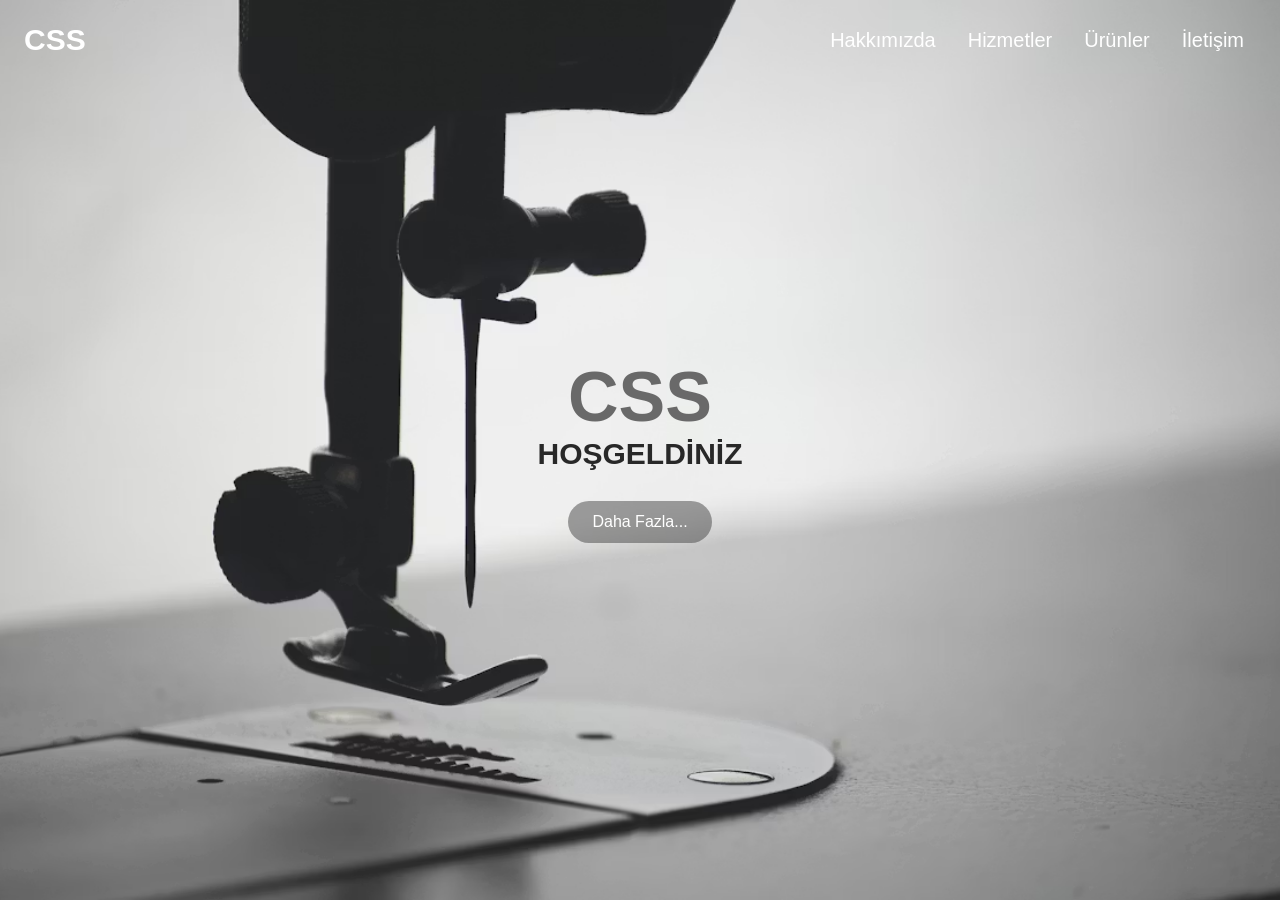
<file: index.html>
<!DOCTYPE html>
<html lang="en">
<head>
    <meta charset="UTF-8">
    <meta name="viewport" content="width=device-width, initial-scale=1.0">
    <title>CSSTerzi</title>
    <link rel="stylesheet" href="style.css">
</head>
<body>
    <div class="container">
        <div class="navbar">
            <div class="logo">
                <a href="index.html">CSS</a>
            </div>
            <ul>
                <li><a href="hakkimizda.html">Hakkımızda</a></li>
                <li><a href="hizmetler.html">Hizmetler</a></li>
                <li><a href="urunler.html">Ürünler</a></li>
                <li><a href="iletisim.html">İletişim</a></li>
            </ul>
        </div>
        <div class="center">
            <h1>CSS</h1>
            <h2>HOŞGELDİNİZ</h2>
            <div class="button">
                <a href="hakkimizda.html">Daha Fazla...</a>
            </div>
        </div>
    </div>
</body>
</html>
</file>
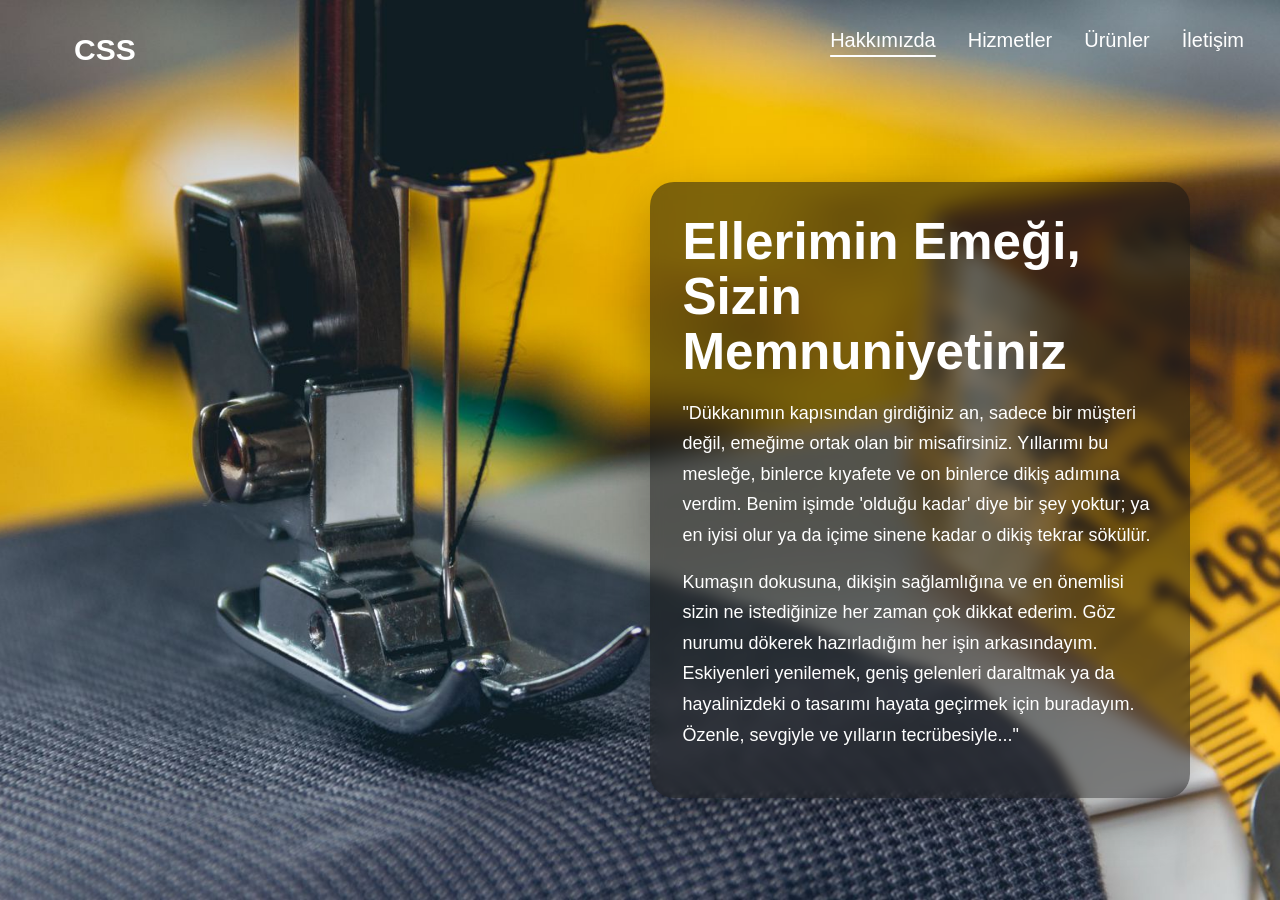
<file: hakkimizda.html>
<!DOCTYPE html>
<html lang="tr">
<head>
    <meta charset="UTF-8">
    <meta name="viewport" content="width=device-width, initial-scale=1.0">
    <title>Hakkımızda</title>
    <link rel="stylesheet" href="style.css">
</head>
<body class="no-scroll">
    <div class="container about-container">
        <div class="navbar">
            <div class="logo">
                <a href="index.html">CSS</a>
            </div>
            <ul>
                <li><a href="hakkimizda.html" class="active">Hakkımızda</a></li>
                <li><a href="hizmetler.html">Hizmetler</a></li>
                <li><a href="urunler.html">Ürünler</a></li>
                <li><a href="iletisim.html">İletişim</a></li>
            </ul>
        </div>

        <div class="about-content">
            <div class="about-card">
                <h1>Ellerimin Emeği, Sizin Memnuniyetiniz</h1>
                <p>
                    "Dükkanımın kapısından girdiğiniz an, sadece bir müşteri değil, emeğime ortak olan bir misafirsiniz.
                    Yıllarımı bu mesleğe, binlerce kıyafete ve on binlerce dikiş adımına verdim. Benim işimde 'olduğu kadar'
                    diye bir şey yoktur; ya en iyisi olur ya da içime sinene kadar o dikiş tekrar sökülür.
                </p>
                <p>
                    Kumaşın dokusuna, dikişin sağlamlığına ve en önemlisi sizin ne istediğinize her zaman çok dikkat ederim.
                    Göz nurumu dökerek hazırladığım her işin arkasındayım. Eskiyenleri yenilemek, geniş gelenleri daraltmak ya da
                    hayalinizdeki o tasarımı hayata geçirmek için buradayım. Özenle, sevgiyle ve yılların tecrübesiyle..."
                </p>
            </div>
        </div>
    </div>
</body>
</html>
</file>
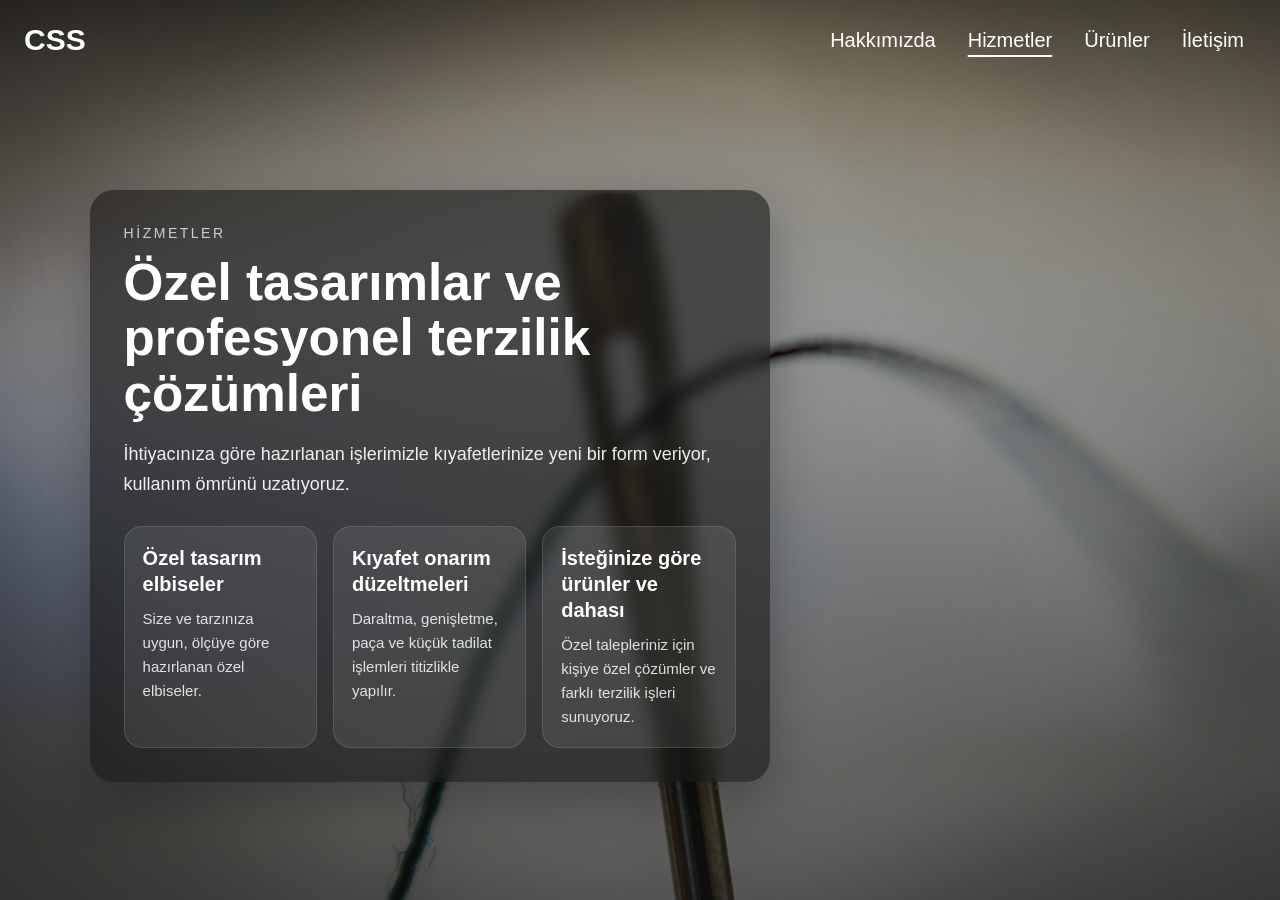
<file: hizmetler.html>
<!DOCTYPE html>
<html lang="tr">
<head>
    <meta charset="UTF-8">
    <meta name="viewport" content="width=device-width, initial-scale=1.0">
    <title>Hizmetler | CSSTerzi</title>
    <link rel="stylesheet" href="style.css">
</head>
<body>
    <div class="services-container">
        <div class="navbar">
            <div class="logo">
                <a href="index.html">CSS</a>
            </div>
            <ul>
                <li><a href="hakkimizda.html">Hakkımızda</a></li>
                <li><a href="hizmetler.html" class="active">Hizmetler</a></li>
                <li><a href="urunler.html">Ürünler</a></li>
                <li><a href="iletisim.html">İletişim</a></li>
            </ul>
        </div>

        <div class="services-content">
            <div class="services-card">
                <p class="section-label">Hizmetler</p>
                <h1>Özel tasarımlar ve profesyonel terzilik çözümleri</h1>
                <p class="services-intro">
                    İhtiyacınıza göre hazırlanan işlerimizle kıyafetlerinize yeni bir form veriyor, kullanım ömrünü uzatıyoruz.
                </p>

                <div class="services-list">
                    <div class="service-item">
                        <h2>Özel tasarım elbiseler</h2>
                        <p>Size ve tarzınıza uygun, ölçüye göre hazırlanan özel elbiseler.</p>
                    </div>
                    <div class="service-item">
                        <h2>Kıyafet onarım düzeltmeleri</h2>
                        <p>Daraltma, genişletme, paça ve küçük tadilat işlemleri titizlikle yapılır.</p>
                    </div>
                    <div class="service-item">
                        <h2>İsteğinize göre ürünler ve dahası</h2>
                        <p>Özel talepleriniz için kişiye özel çözümler ve farklı terzilik işleri sunuyoruz.</p>
                    </div>
                </div>
            </div>
        </div>
    </div>
</body>
</html>
</file>
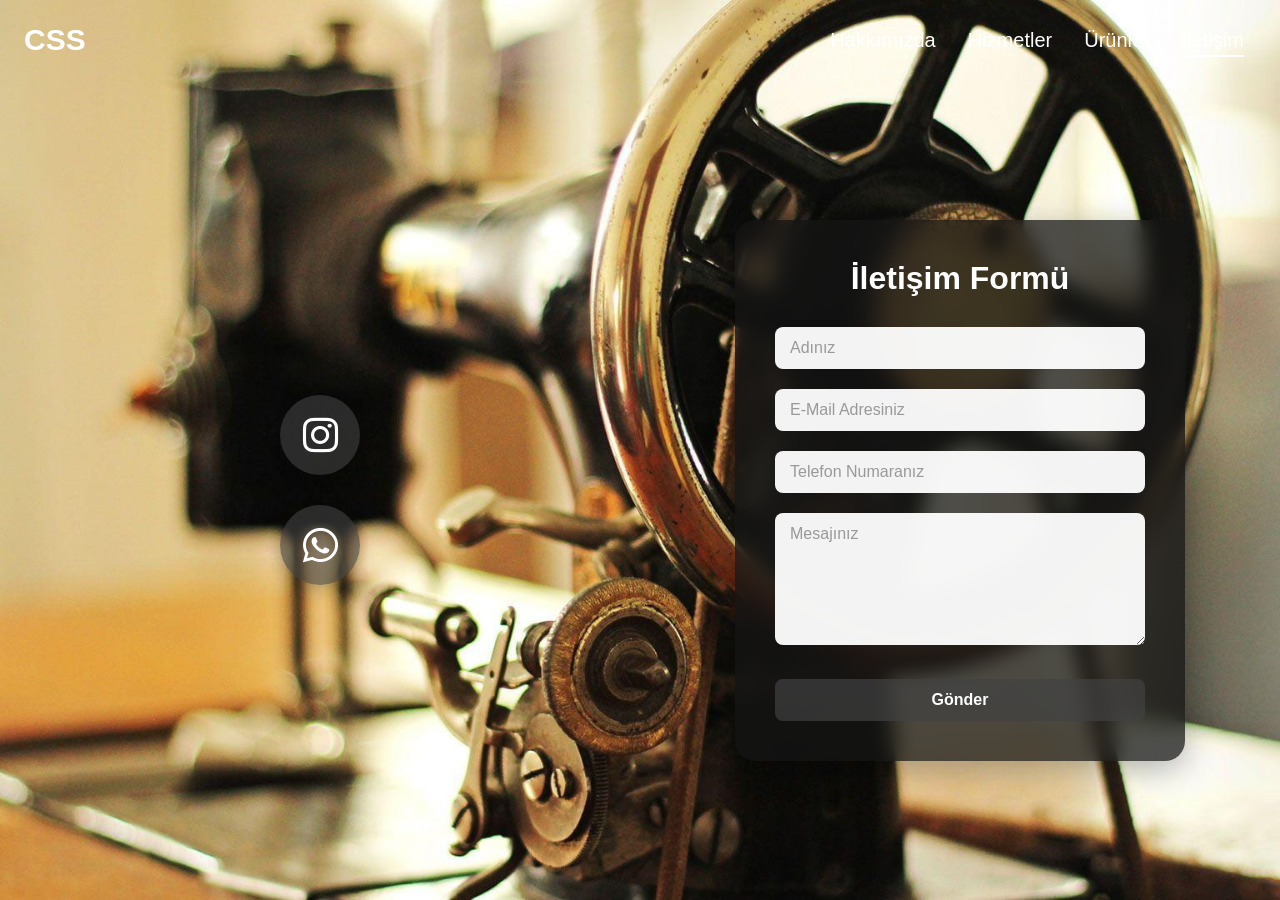
<file: iletisim.html>
<!DOCTYPE html>
<html lang="tr">
<head>
    <meta charset="UTF-8">
    <meta name="viewport" content="width=device-width, initial-scale=1.0">
    <title>İletişim</title>
    <link rel="stylesheet" href="style.css">
    <link rel="stylesheet" href="https://cdnjs.cloudflare.com/ajax/libs/font-awesome/6.4.0/css/all.min.css">
</head>
<body>
    <div class="container contact-container">
        <!-- Navbar -->
        <div class="navbar">
            <div class="logo">
                <a href="index.html">CSS</a>
            </div>
            <ul>
                <li><a href="hakkimizda.html">Hakkımızda</a></li>
                <li><a href="hizmetler.html">Hizmetler</a></li>
                <li><a href="urunler.html">Ürünler</a></li>
                <li><a href="iletisim.html" class="active">İletişim</a></li>
            </ul>
        </div>

        <!-- Contact Section -->
        <div class="contact-section">
            <!-- Left Side - Social Media Icons -->
            <div class="contact-left">
                <div class="social-icons">
                    <a href="https://www.instagram.com/samiyesari?igsh=cDVseWE0dHhiN3Bk" class="social-icon instagram" title="Instagram">
                        <i class="fab fa-instagram"></i>
                    </a>
                    <a href="https://wa.me/905314247363" class="social-icon whatsapp" title="WhatsApp">
                        <i class="fab fa-whatsapp"></i>
                    </a>
                </div>
            </div>

            <!-- Right Side - Contact Form -->
            <div class="contact-right">
                <div class="contact-form-container">
                    <h2>İletişim Formü</h2>
                    <form class="contact-form">
                        <div class="form-group">
                            <input type="text" placeholder="Adınız" required>
                        </div>
                        <div class="form-group">
                            <input type="email" placeholder="E-Mail Adresiniz" required>
                        </div>
                        <div class="form-group">
                            <input type="tel" placeholder="Telefon Numaranız" required>
                        </div>
                        <div class="form-group">
                            <textarea placeholder="Mesajınız" rows="6" required></textarea>
                        </div>
                        <button type="submit" class="submit-btn">Gönder</button>
                    </form>
                </div>
            </div>
        </div>
    </div>
</body>
</html>
</file>
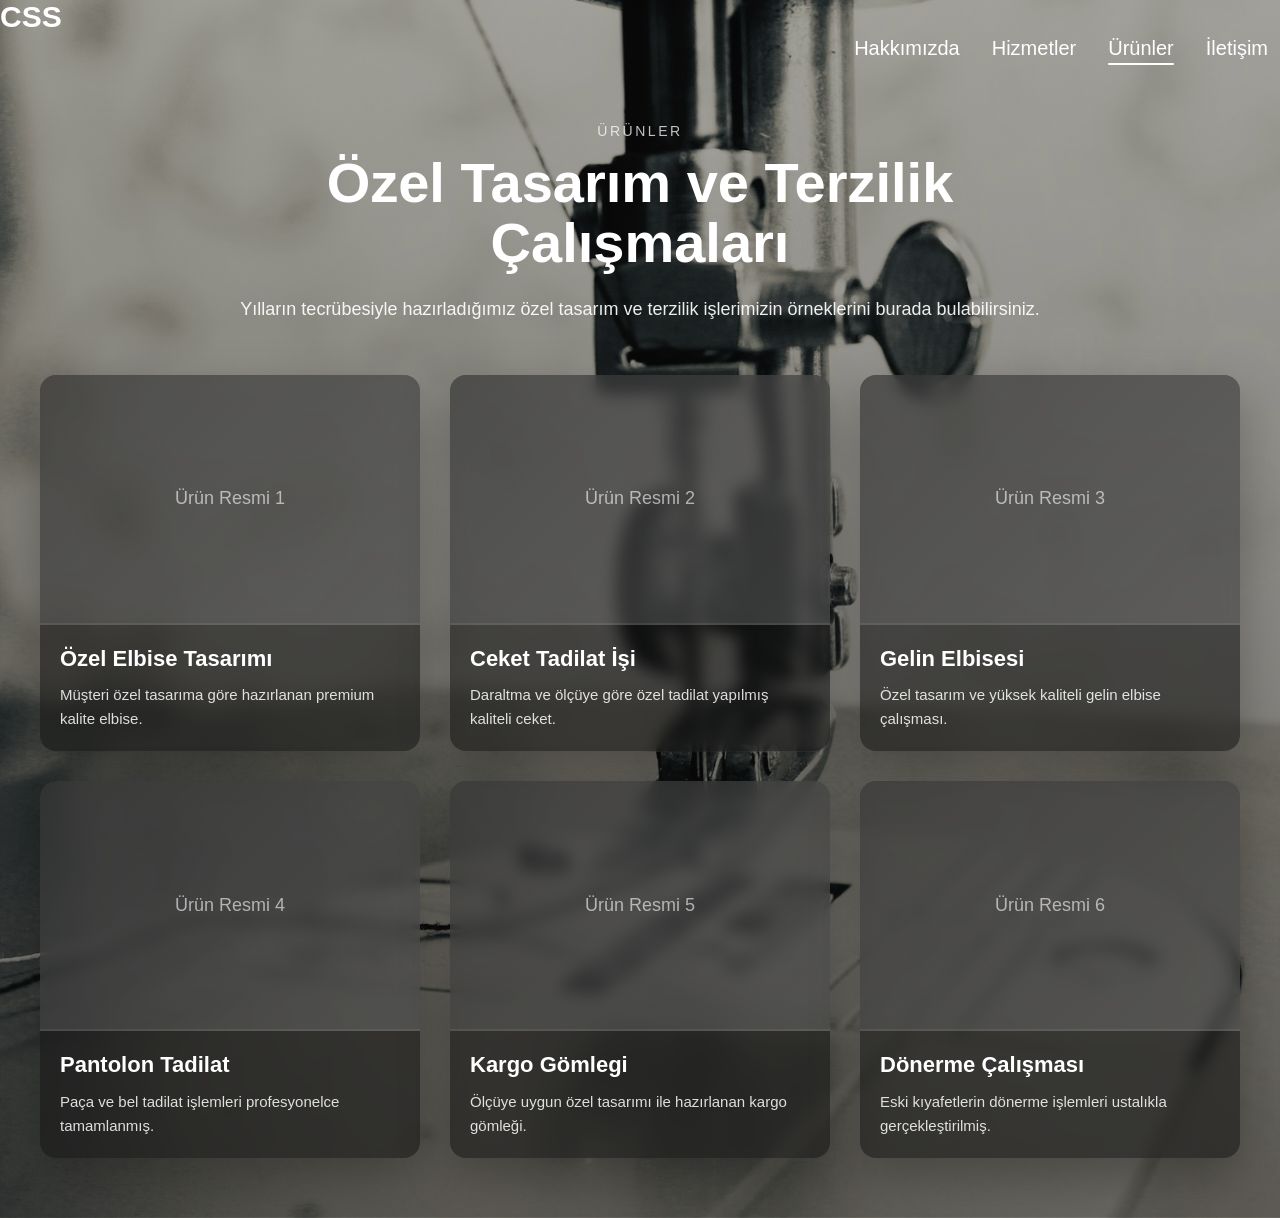
<file: urunler.html>
<!DOCTYPE html>
<html lang="tr">
<head>
    <meta charset="UTF-8">
    <meta name="viewport" content="width=device-width, initial-scale=1.0">
    <title>Ürünler | CSSTerzi</title>
    <link rel="stylesheet" href="style.css">
</head>
<body>
    <div class="products-container">
        <div class="navbar">
            <div class="logo">
                <a href="index.html">CSS</a>
            </div>
            <ul>
                <li><a href="hakkimizda.html">Hakkımızda</a></li>
                <li><a href="hizmetler.html">Hizmetler</a></li>
                <li><a href="urunler.html" class="active">Ürünler</a></li>
                <li><a href="iletisim.html">İletişim</a></li>
            </ul>
        </div>

        <div class="products-content">
            <div class="products-header">
                <p class="section-label">Ürünler</p>
                <h1>Özel Tasarım ve Terzilik Çalışmaları</h1>
                <p class="products-intro">
                    Yılların tecrübesiyle hazırladığımız özel tasarım ve terzilik işlerimizin örneklerini burada bulabilirsiniz.
                </p>
            </div>

            <div class="products-grid">
                <div class="product-card">
                    <div class="product-image-placeholder">
                        <span>Ürün Resmi 1</span>
                    </div>
                    <h3>Özel Elbise Tasarımı</h3>
                    <p>Müşteri özel tasarıma göre hazırlanan premium kalite elbise.</p>
                </div>

                <div class="product-card">
                    <div class="product-image-placeholder">
                        <span>Ürün Resmi 2</span>
                    </div>
                    <h3>Ceket Tadilat İşi</h3>
                    <p>Daraltma ve ölçüye göre özel tadilat yapılmış kaliteli ceket.</p>
                </div>

                <div class="product-card">
                    <div class="product-image-placeholder">
                        <span>Ürün Resmi 3</span>
                    </div>
                    <h3>Gelin Elbisesi</h3>
                    <p>Özel tasarım ve yüksek kaliteli gelin elbise çalışması.</p>
                </div>

                <div class="product-card">
                    <div class="product-image-placeholder">
                        <span>Ürün Resmi 4</span>
                    </div>
                    <h3>Pantolon Tadilat</h3>
                    <p>Paça ve bel tadilat işlemleri profesyonelce tamamlanmış.</p>
                </div>

                <div class="product-card">
                    <div class="product-image-placeholder">
                        <span>Ürün Resmi 5</span>
                    </div>
                    <h3>Kargo Gömlegi</h3>
                    <p>Ölçüye uygun özel tasarımı ile hazırlanan kargo gömleği.</p>
                </div>

                <div class="product-card">
                    <div class="product-image-placeholder">
                        <span>Ürün Resmi 6</span>
                    </div>
                    <h3>Dönerme Çalışması</h3>
                    <p>Eski kıyafetlerin dönerme işlemleri ustalıkla gerçekleştirilmiş.</p>
                </div>
            </div>
        </div>
    </div>
</body>
</html>
</file>
<file: style.css>
*{
    margin: 0;
    padding: 0;
    box-sizing: border-box;
}
body{
    overflow-x: hidden;
}
.container{
   background-image: url(arkaplan.jpg);
    background-size: cover;
    background-repeat: no-repeat;
    background-position: center 35%;
    background-attachment: scroll;
    min-height: 100vh;
    width: 100%;
}
.container .navbar,
.services-container .navbar{
    width: 100%;
    min-height: 80px;
    background-color: transparent;
    display: flex;
    align-items: center;
    justify-content: space-between;
    flex-wrap: wrap;
    padding: 0 24px;
}
.navbar ul{
    display: flex;
    flex-wrap: wrap;
    justify-content: flex-end;
    gap: 8px;
    margin-right: 0;
    list-style: none;
}
.navbar .logo{
    display: inline-block;
    margin-left: 0;
    margin-top: 0;
}
.navbar .logo a{
    text-decoration: none;
    color: white;
    font-size: 30px;
    font-weight: bold;
    font-family: 'Trebuchet MS', 'Lucida Sans Unicode', 'Lucida Grande', 'Lucida Sans', Arial, sans-serif;
}
.navbar ul li{
    list-style: none;
    display: inline-block;
    margin: 0;
    line-height: 1.4;
}
.navbar ul li a{
    text-decoration: none;
    color: white;
    font-size: 20px;
    font-family: 'Trebuchet MS', 'Lucida Sans Unicode', 'Lucida Grande', 'Lucida Sans', Arial, sans-serif;
    padding: 6px 12px;
}   
.navbar ul li a:hover{
    background-color: transparent;
    color: rgb(255, 255, 255);
    text-decoration: underline;
    text-underline-offset: 8px;
    transition: all 0.3s ease;
}

.navbar ul li a.active{
    background-color: transparent;
    color: rgb(255, 255, 255);
    text-decoration: underline;
    text-underline-offset: 8px;
}

.navbar ul li a.active:hover{
    background-color: transparent;
}
.container .center{
   position: absolute;
    top: 50%;
    left: 50%;
    transform: translate(-50%, -50%);
    font-family: 'Trebuchet MS', 'Lucida Sans Unicode', 'Lucida Grande', 'Lucida Sans', Arial, sans-serif;
    user-select: none;
}
.center h1{
    font-size: 70px;
    color: rgb(105, 105, 105);
    font-weight: bold;
    text-align: center;
    width: min(900px, 92vw);
}
.center h2{
    font-size: 30px;
    color: rgb(40, 40, 40);
    text-align: center;
    width: min(900px, 92vw);
}
.button{
    display: flex;
    justify-content: center;
    margin-top: 30px;
}
.button a{
    text-decoration: none;
    color: white;
    background-color: rgba(66, 66, 66, 0.493);
    padding: 12px 24px;
    border-radius: 56px;
    transition: all 0.3s ease;
    text-align: center;
}
.button a:hover{
    background-color: rgba(66, 66, 66, 0.753);
}
/* hakkimizda start */
.about-container{
    position: relative;
    background-image: url(terzi-gunay.jpg);
    background-size: cover;
    background-repeat: no-repeat;
    background-position: center center;
    min-height: 100vh;
}

.contact-container{
    background-image: url(pxfuel.jpg);
    background-size: cover;
    background-repeat: no-repeat;
    background-position: center center;
}

/* Disable page scrolling when body has .no-scroll (used on hakkimizda.html) */
body.no-scroll, html.no-scroll {
    height: 100vh;
    overflow: hidden;
}

body.no-scroll .about-content{
    height: calc(100vh - 80px);
    overflow: hidden;
}

.about-container .logo{
    display: inline-block;
    margin-left: 50px;
    margin-top: 20px;
    position: relative;
    z-index: 30;
}

.about-container .logo a{
    text-decoration: none;
    color: white;
    font-size: 30px;
    font-weight: bold;
    font-family: 'Trebuchet MS', 'Lucida Sans Unicode', 'Lucida Grande', 'Lucida Sans', Arial, sans-serif;
}

.about-card{
    z-index: 20;
}

.about-content{
    min-height: calc(100vh - 80px);
    display: flex;
    justify-content: flex-end;
    align-items: center;
    padding: 40px 7vw 40px 40px;
}

.about-card{
    width: min(540px, 100%);
    padding: 32px;
    background: rgba(20, 20, 20, 0.52);
    backdrop-filter: blur(6px);
    border-radius: 24px;
    color: #fff;
    font-family: 'Trebuchet MS', 'Lucida Sans Unicode', 'Lucida Grande', 'Lucida Sans', Arial, sans-serif;
    box-shadow: 0 18px 50px rgba(0, 0, 0, 0.28);
}

.about-card h1{
    font-size: clamp(32px, 4vw, 52px);
    line-height: 1.08;
    margin-bottom: 18px;
}

.about-card p{
    font-size: 18px;
    line-height: 1.7;
    margin-bottom: 16px;
}

/* hakkimizda end */

/* Hizmetler sayfası */
.services-container{
    position: relative;
    min-height: 100vh;
    width: 100%;
    background-image: linear-gradient(rgba(18, 18, 18, 0.34), rgba(18, 18, 18, 0.58)), url(hizmetler.jpg);
    background-size: cover;
    background-repeat: no-repeat;
    background-position: center center;
}

.services-content{
    min-height: calc(100vh - 80px);
    display: flex;
    align-items: center;
    justify-content: flex-start;
    padding: 40px 7vw 48px;
}

.services-card{
    width: min(680px, 100%);
    padding: 34px;
    background: rgba(20, 20, 20, 0.58);
    backdrop-filter: blur(8px);
    border-radius: 24px;
    color: #fff;
    font-family: 'Trebuchet MS', 'Lucida Sans Unicode', 'Lucida Grande', 'Lucida Sans', Arial, sans-serif;
    box-shadow: 0 18px 50px rgba(0, 0, 0, 0.28);
}

.section-label{
    display: inline-block;
    font-size: 14px;
    letter-spacing: 0.18em;
    text-transform: uppercase;
    margin-bottom: 14px;
    color: rgba(255, 255, 255, 0.75);
}

.services-card h1{
    font-size: clamp(32px, 4vw, 56px);
    line-height: 1.08;
    margin-bottom: 18px;
}

.services-intro{
    font-size: 18px;
    line-height: 1.7;
    margin-bottom: 26px;
    color: rgba(255, 255, 255, 0.92);
}

.services-list{
    display: grid;
    grid-template-columns: repeat(3, minmax(0, 1fr));
    gap: 16px;
}

.service-item{
    padding: 18px;
    border-radius: 18px;
    background: rgba(255, 255, 255, 0.08);
    border: 1px solid rgba(255, 255, 255, 0.12);
}

.service-item h2{
    font-size: 20px;
    line-height: 1.3;
    margin-bottom: 10px;
}

.service-item p{
    font-size: 15px;
    line-height: 1.6;
    color: rgba(255, 255, 255, 0.85);
}

/* Ürünler sayfası */
.products-container{
    position: relative;
    min-height: 100vh;
    width: 100%;
    background-image: linear-gradient(rgba(18, 18, 18, 0.34), rgba(18, 18, 18, 0.58)), url(ürünler.jpg);
    background-size: cover;
    background-repeat: no-repeat;
    background-position: center center;
}

.products-content{
    min-height: calc(100vh - 80px);
    display: flex;
    flex-direction: column;
    align-items: center;
    justify-content: flex-start;
    padding: 60px 40px;
}

.products-header{
    text-align: center;
    color: #fff;
    margin-bottom: 50px;
    font-family: 'Trebuchet MS', 'Lucida Sans Unicode', 'Lucida Grande', 'Lucida Sans', Arial, sans-serif;
    max-width: 800px;
}

.products-header h1{
    font-size: clamp(32px, 5vw, 56px);
    line-height: 1.08;
    margin-bottom: 20px;
}

.products-intro{
    font-size: 18px;
    line-height: 1.7;
    color: rgba(255, 255, 255, 0.92);
}

.products-grid{
    display: grid;
    grid-template-columns: repeat(auto-fit, minmax(280px, 1fr));
    gap: 30px;
    width: 100%;
    max-width: 1200px;
}

.product-card{
    background: rgba(20, 20, 20, 0.58);
    backdrop-filter: blur(8px);
    border-radius: 16px;
    overflow: hidden;
    box-shadow: 0 18px 50px rgba(0, 0, 0, 0.28);
    transition: all 0.3s ease;
    color: #fff;
    font-family: 'Trebuchet MS', 'Lucida Sans Unicode', 'Lucida Grande', 'Lucida Sans', Arial, sans-serif;
}

.product-card:hover{
    transform: translateY(-10px);
    box-shadow: 0 25px 60px rgba(0, 0, 0, 0.4);
}

.product-image-placeholder{
    width: 100%;
    height: 250px;
    background: linear-gradient(135deg, rgba(100, 100, 100, 0.3), rgba(150, 150, 150, 0.3));
    display: flex;
    align-items: center;
    justify-content: center;
    border-bottom: 2px solid rgba(255, 255, 255, 0.1);
}

.product-image-placeholder span{
    font-size: 18px;
    color: rgba(255, 255, 255, 0.6);
    text-align: center;
}

.product-card h3{
    font-size: 22px;
    padding: 20px 20px 10px;
    margin: 0;
    line-height: 1.3;
}

.product-card p{
    font-size: 15px;
    padding: 0 20px 20px;
    line-height: 1.6;
    color: rgba(255, 255, 255, 0.85);
    margin: 0;
}



@media (max-width: 768px) {
    .container .navbar,
    .services-container .navbar,
    .about-container .navbar,
    .products-container .navbar,
    .contact-container .navbar{
        padding: 12px 16px;
        align-items: flex-start;
        gap: 12px;
    }

    .navbar .logo a,
    .about-container .logo a{
        font-size: 24px;
    }

    .about-container .logo{
        margin-left: 0;
        margin-top: 0;
    }

    .navbar ul{
        width: 100%;
        justify-content: flex-start;
        gap: 6px;
    }

    .navbar ul li a{
        font-size: 16px;
        padding: 6px 10px;
    }

    .container .center{
        position: static;
        transform: none;
        width: 100%;
        padding: 110px 16px 40px;
    }

    .center h1{
        font-size: clamp(42px, 16vw, 58px);
        width: 100%;
        color: #ffffff;
        text-shadow: 0 4px 14px rgba(0, 0, 0, 0.75);
    }

    .center h2{
        font-size: clamp(20px, 6vw, 28px);
        width: 100%;
        color: rgba(255, 255, 255, 0.92);
        text-shadow: 0 3px 12px rgba(0, 0, 0, 0.7);
    }

    .button{
        margin-top: 24px;
    }

    .container {
        background-position: center center;
    }

    .about-container{
        background-position: center top;
    }

    .about-content{
        justify-content: center;
        padding: 24px 16px 32px;
    }

    .about-card{
        padding: 24px;
    }

    .about-card p{
        font-size: 16px;
    }

    .services-content{
        justify-content: center;
        padding: 24px 16px 32px;
    }

    .services-card{
        padding: 24px;
    }

    .services-card h1{
        font-size: clamp(28px, 8vw, 42px);
    }

    .services-intro{
        font-size: 16px;
    }

    .services-list{
        grid-template-columns: 1fr;
    }

    .products-content{
        padding: 28px 16px 32px;
    }

    .products-header{
        margin-bottom: 40px;
    }

    .products-header h1{
        font-size: clamp(28px, 8vw, 42px);
    }

    .products-intro{
        font-size: 16px;
    }

    .products-grid{
        grid-template-columns: repeat(auto-fit, minmax(250px, 1fr));
        gap: 20px;
    }

    .contact-section{
        padding: 24px 16px 32px;
    }

    .product-image-placeholder{
        height: 200px;
    }

    .product-card h3{
        font-size: 18px;
        padding: 15px 15px 8px;
    }

    .product-card p{
        padding: 0 15px 15px;
    }
}

/* İletişim Sayfası Stilleri */
.contact-section {
    display: flex;
    min-height: calc(100vh - 80px);
    padding: 0;
    margin-top: 0;
}

.contact-left {
    flex: 1;
    display: flex;
    align-items: center;
    justify-content: center;
    padding: 40px 20px;
}

.social-icons {
    display: flex;
    flex-direction: column;
    gap: 30px;
    align-items: center;
}

.social-icon {
    width: 80px;
    height: 80px;
    display: flex;
    align-items: center;
    justify-content: center;
    font-size: 40px;
    color: white;
    background: rgba(66, 66, 66, 0.6);
    border-radius: 50%;
    transition: all 0.3s ease;
    text-decoration: none;
    box-shadow: 0 4px 15px rgba(0, 0, 0, 0.2);
}

.social-icon:hover {
    background: rgba(66, 66, 66, 0.9);
    transform: scale(1.1) translateY(-5px);
    box-shadow: 0 8px 25px rgba(0, 0, 0, 0.3);
}

.social-icon.instagram:hover {
    background: linear-gradient(45deg, #f09433 0%, #e6683c 25%, #dc2743 50%, #cc2366 75%, #bc1888 100%);
}

.social-icon.whatsapp:hover {
    background: #25d366;
}

.contact-right {
    flex: 1;
    display: flex;
    align-items: center;
    justify-content: center;
    padding: 40px 20px;
}

.contact-form-container {
    width: 100%;
    max-width: 450px;
    background: rgba(20, 20, 20, 0.75);
    backdrop-filter: blur(10px);
    padding: 40px;
    border-radius: 20px;
    box-shadow: 0 8px 32px rgba(0, 0, 0, 0.3);
}

.contact-form-container h2 {
    font-size: 32px;
    color: white;
    margin-bottom: 30px;
    text-align: center;
    font-family: 'Trebuchet MS', 'Lucida Sans Unicode', 'Lucida Grande', 'Lucida Sans', Arial, sans-serif;
}

.contact-form {
    display: flex;
    flex-direction: column;
    gap: 20px;
}

.form-group input,
.form-group textarea {
    width: 100%;
    padding: 12px 15px;
    border: none;
    border-radius: 8px;
    font-size: 16px;
    font-family: 'Trebuchet MS', 'Lucida Sans Unicode', 'Lucida Grande', 'Lucida Sans', Arial, sans-serif;
    background: rgba(255, 255, 255, 0.95);
    color: #333;
    transition: all 0.3s ease;
}

.form-group input::placeholder,
.form-group textarea::placeholder {
    color: #999;
}

.form-group input:focus,
.form-group textarea:focus {
    outline: none;
    background: rgba(255, 255, 255, 1);
    box-shadow: 0 0 0 3px rgba(66, 66, 66, 0.3);
}

.form-group textarea {
    resize: vertical;
    min-height: 120px;
}

.submit-btn {
    background: rgba(66, 66, 66, 0.7);
    color: white;
    padding: 12px 24px;
    border: none;
    border-radius: 8px;
    font-size: 16px;
    font-weight: bold;
    cursor: pointer;
    transition: all 0.3s ease;
    font-family: 'Trebuchet MS', 'Lucida Sans Unicode', 'Lucida Grande', 'Lucida Sans', Arial, sans-serif;
    margin-top: 10px;
}

.submit-btn:hover {
    background: rgba(66, 66, 66, 1);
    transform: translateY(-2px);
    box-shadow: 0 6px 20px rgba(0, 0, 0, 0.3);
}

.submit-btn:active {
    transform: translateY(0);
}

/* İletişim Sayfası Responsive Tasarım */
@media (max-width: 1024px) {
    .contact-section {
        flex-direction: column;
        min-height: auto;
        padding: 40px 20px;
    }

    .contact-left {
        flex: none;
        padding: 30px 0;
        margin-bottom: 20px;
    }

    .social-icons {
        flex-direction: row;
        gap: 40px;
    }

    .contact-right {
        flex: none;
        padding: 30px 0;
    }

    .contact-form-container {
        max-width: 100%;
    }
}

@media (max-width: 640px) {
    .navbar ul{
        gap: 4px;
    }

    .navbar ul li a{
        display: inline-block;
        font-size: 14px;
        padding: 6px 8px;
    }

    .about-card,
    .services-card,
    .contact-form-container{
        border-radius: 18px;
    }

    .about-card h1,
    .services-card h1,
    .products-header h1{
        word-break: break-word;
    }

    .products-grid{
        grid-template-columns: 1fr;
    }

    .contact-form-container {
        padding: 30px 20px;
    }

    .contact-form-container h2 {
        font-size: 24px;
        margin-bottom: 20px;
    }

    .social-icon {
        width: 60px;
        height: 60px;
        font-size: 30px;
    }

    .social-icons {
        gap: 20px;
    }
}
</file>
